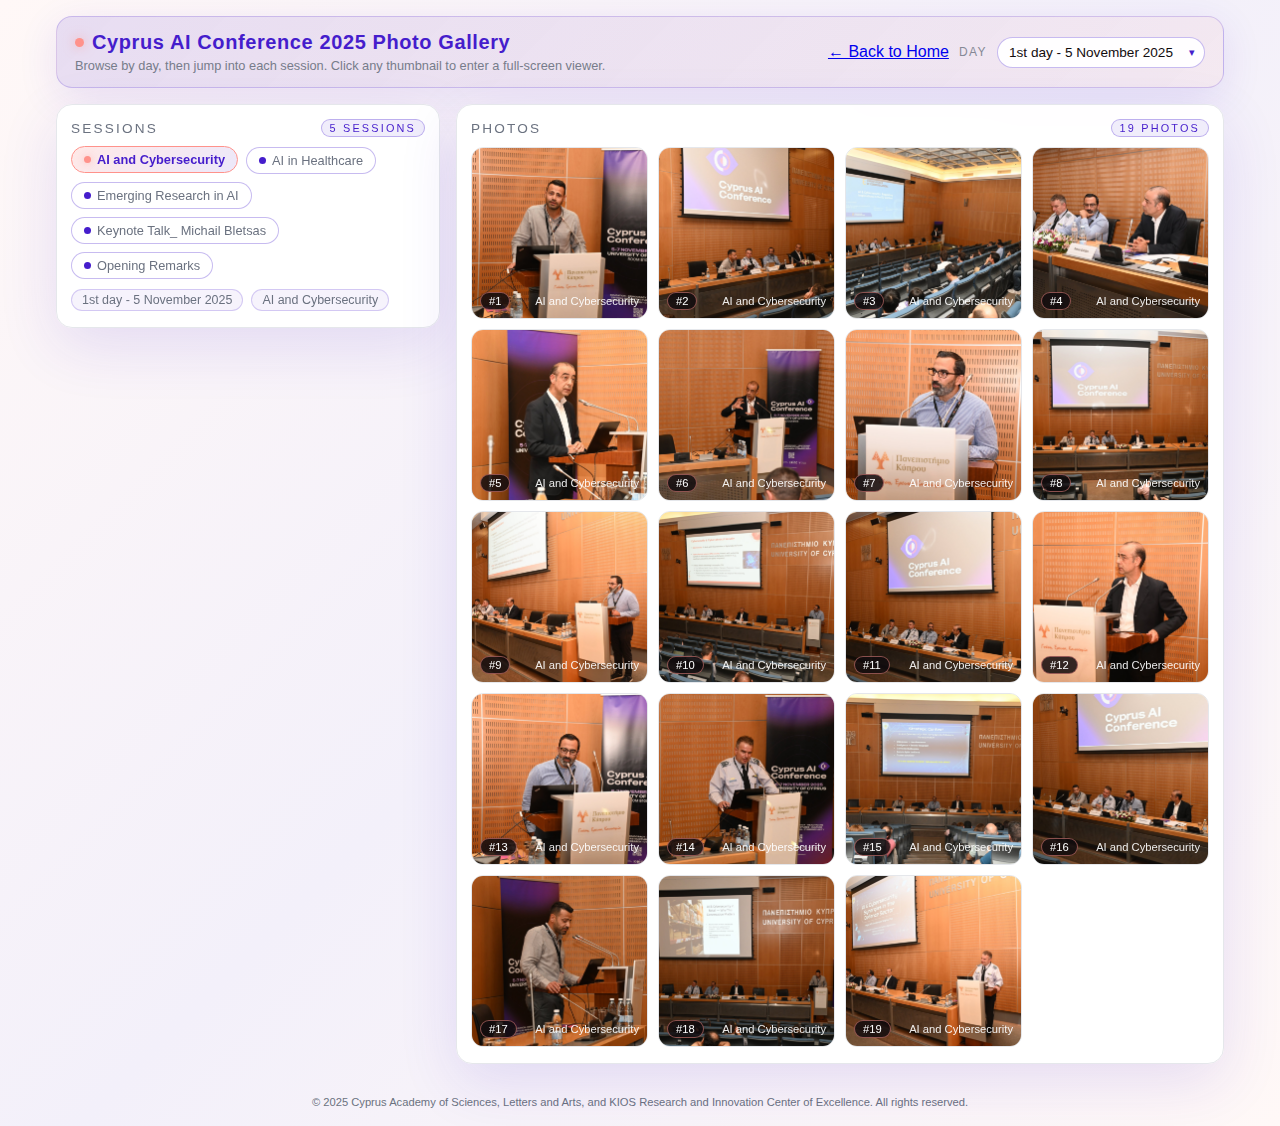
<file: gallery/album.html>
<!DOCTYPE html>
<html lang="en">
<head>
  <meta charset="UTF-8" />
  <title>AI Event Photo Gallery</title>
  <meta name="viewport" content="width=device-width, initial-scale=1" />
  <style>
    :root {
      --bg: #fff8f7;
      --bg-elevated: #f3f0fa;
      --accent: #451dcc;
      --accent-soft: rgba(69, 29, 204, 0.15);
      --accent-coral: #ff928b;
      --text-main: #120c0e;
      --text-muted: #6b7280;
      --border-subtle: #e5e7eb;
      --radius-lg: 16px;
      --radius-pill: 999px;
      --shadow-soft: 0 18px 60px rgba(69, 29, 204, 0.12);
      --transition-fast: 0.18s ease-out;
    }

    * {
      box-sizing: border-box;
    }

    body {
      margin: 0;
      font-family: -apple-system, BlinkMacSystemFont, 'Segoe UI', Roboto, 'Helvetica Neue', Arial, sans-serif;
      background: linear-gradient(135deg, #fff8f7 0%, #f3f0fa 50%, #fff8f7 100%);
      color: var(--text-main);
      min-height: 100vh;
      display: flex;
      flex-direction: column;
    }

    .app-shell {
      max-width: 1200px;
      margin: 0 auto;
      padding: 16px 16px 32px;
      display: flex;
      flex-direction: column;
      gap: 16px;
    }

    header {
      display: flex;
      flex-wrap: wrap;
      align-items: center;
      justify-content: space-between;
      gap: 12px;
      padding: 14px 18px;
      border-radius: var(--radius-lg);
      background: linear-gradient(
        135deg,
        rgba(69, 29, 204, 0.12),
        rgba(255, 146, 139, 0.08)
      );
      border: 1px solid rgba(69, 29, 204, 0.2);
      box-shadow: 0 10px 40px rgba(69, 29, 204, 0.1);
    }

    header .title-block {
      display: flex;
      flex-direction: column;
      gap: 4px;
    }

    header h1 {
      margin: 0;
      font-size: 1.25rem;
      letter-spacing: 0.03em;
      display: flex;
      align-items: center;
      gap: 8px;
      color: var(--accent);
    }

    header h1 span.logo-dot {
      width: 9px;
      height: 9px;
      border-radius: 999px;
      background: var(--accent-coral);
      box-shadow: 0 0 12px rgba(255, 146, 139, 0.6);
    }

    header .subtitle {
      margin: 0;
      font-size: 0.8rem;
      color: var(--text-muted);
      opacity: 0.9;
    }

    .controls-row {
      display: flex;
      flex-wrap: wrap;
      gap: 10px;
      align-items: center;
    }

    .pill-label {
      font-size: 0.75rem;
      text-transform: uppercase;
      letter-spacing: 0.12em;
      color: var(--text-muted);
      opacity: 0.8;
    }

    select {
      background: rgba(255, 255, 255, 0.95);
      color: var(--text-main);
      border-radius: var(--radius-pill);
      border: 1px solid rgba(69, 29, 204, 0.3);
      padding: 7px 26px 7px 11px;
      font-size: 0.85rem;
      position: relative;
      appearance: none;
      outline: none;
      cursor: pointer;
    }

    .select-wrapper {
      position: relative;
      display: inline-flex;
      align-items: center;
    }

    .select-wrapper::after {
      content: "▾";
      position: absolute;
      right: 10px;
      font-size: 0.7rem;
      pointer-events: none;
      color: var(--accent);
    }

    main {
      display: grid;
      grid-template-columns: minmax(0, 1.5fr) minmax(0, 3fr);
      gap: 16px;
      align-items: flex-start;
    }

    @media (max-width: 840px) {
      main {
        grid-template-columns: minmax(0, 1fr);
      }
    }

    .panel {
      background: rgba(255, 255, 255, 0.95);
      border-radius: var(--radius-lg);
      border: 1px solid var(--border-subtle);
      box-shadow: var(--shadow-soft);
      padding: 14px 14px 16px;
      display: flex;
      flex-direction: column;
      gap: 10px;
      backdrop-filter: blur(18px);
    }

    .panel-title {
      font-size: 0.85rem;
      text-transform: uppercase;
      letter-spacing: 0.16em;
      color: var(--text-muted);
      display: flex;
      align-items: center;
      justify-content: space-between;
      gap: 8px;
    }

    .panel-title span.badge {
      padding: 2px 8px;
      border-radius: var(--radius-pill);
      font-size: 0.68rem;
      border: 1px solid rgba(69, 29, 204, 0.3);
      color: var(--accent);
      background: rgba(69, 29, 204, 0.08);
    }

    .sessions-list {
      display: flex;
      flex-wrap: wrap;
      gap: 8px;
    }

    .session-chip {
      border-radius: var(--radius-pill);
      padding: 5px 12px;
      font-size: 0.8rem;
      border: 1px solid rgba(69, 29, 204, 0.3);
      background: rgba(255, 255, 255, 0.8);
      color: var(--text-muted);
      cursor: pointer;
      display: inline-flex;
      align-items: center;
      gap: 6px;
      transition: background var(--transition-fast), color var(--transition-fast),
        border-color var(--transition-fast), transform var(--transition-fast);
      max-width: 100%;
      white-space: nowrap;
      overflow: hidden;
      text-overflow: ellipsis;
    }

    .session-chip span.dot {
      width: 7px;
      height: 7px;
      border-radius: 999px;
      background: var(--accent);
    }

    .session-chip.active {
      background: linear-gradient(
        135deg,
        rgba(255, 146, 139, 0.2),
        rgba(69, 29, 204, 0.1)
      );
      color: var(--accent);
      border-color: var(--accent-coral);
      transform: translateY(-1px);
      font-weight: 600;
    }

    .session-chip.active span.dot {
      background: var(--accent-coral);
      box-shadow: 0 0 8px rgba(255, 146, 139, 0.6);
    }

    .meta-row {
      display: flex;
      flex-wrap: wrap;
      gap: 8px;
      font-size: 0.78rem;
      color: var(--text-muted);
    }

    .meta-pill {
      padding: 3px 10px;
      border-radius: var(--radius-pill);
      border: 1px solid rgba(69, 29, 204, 0.2);
      background: rgba(69, 29, 204, 0.05);
    }

    /* Gallery grid */
    .gallery-grid {
      display: grid;
      grid-template-columns: repeat(auto-fit, minmax(160px, 1fr));
      gap: 10px;
    }

    @media (max-width: 600px) {
      .gallery-grid {
        grid-template-columns: repeat(auto-fit, minmax(130px, 1fr));
      }
    }

    .thumb-card {
      position: relative;
      border-radius: 12px;
      overflow: hidden;
      background: #fff;
      border: 1px solid var(--border-subtle);
      cursor: pointer;
      isolation: isolate;
      transition: transform var(--transition-fast), box-shadow var(--transition-fast),
        border-color var(--transition-fast);
    }

    .thumb-card::before {
      content: "";
      position: absolute;
      inset: 0;
      background: linear-gradient(
        to bottom,
        rgba(69, 29, 204, 0.1),
        rgba(255, 146, 139, 0.15)
      );
      opacity: 0;
      transition: opacity var(--transition-fast);
      z-index: 1;
    }

    .thumb-card:hover {
      transform: translateY(-3px);
      box-shadow: 0 14px 40px rgba(69, 29, 204, 0.15);
      border-color: var(--accent);
    }

    .thumb-card:hover::before {
      opacity: 1;
    }

    .thumb-card img {
      display: block;
      width: 100%;
      height: 170px;
      object-fit: cover;
      transition: transform 0.25s ease-out;
    }

    .thumb-card:hover img {
      transform: scale(1.03);
    }

    .thumb-info {
      position: absolute;
      left: 8px;
      right: 8px;
      bottom: 8px;
      z-index: 2;
      display: flex;
      justify-content: space-between;
      align-items: center;
      gap: 8px;
      font-size: 0.7rem;
      color: #fff;
    }

    .thumb-info span.index-pill {
      background: rgba(18, 12, 14, 0.85);
      padding: 2px 8px;
      border-radius: var(--radius-pill);
      border: 1px solid rgba(255, 146, 139, 0.5);
    }

    .thumb-info span.session-short {
      max-width: 100%;
      white-space: nowrap;
      overflow: hidden;
      text-overflow: ellipsis;
      opacity: 0.9;
    }

    .empty-state {
      text-align: center;
      padding: 32px 12px 28px;
      color: var(--text-muted);
      font-size: 0.9rem;
    }

    .empty-state strong {
      color: var(--accent);
    }

    /* Lightbox */
    .lightbox-backdrop {
      position: fixed;
      inset: 0;
      background: rgba(18, 12, 14, 0.85);
      display: none;
      align-items: center;
      justify-content: center;
      z-index: 999;
      padding: 16px;
    }

    .lightbox-backdrop.open {
      display: flex;
    }

    .lightbox-inner {
      max-width: 1100px;
      width: 100%;
      max-height: 100%;
      display: grid;
      grid-template-rows: auto minmax(0, 1fr) auto;
      gap: 8px;
    }

    .lightbox-top {
      display: flex;
      justify-content: space-between;
      align-items: center;
      gap: 8px;
      color: #fff;
      font-size: 0.85rem;
    }

    .lightbox-title {
      display: flex;
      flex-direction: column;
      gap: 2px;
    }

    .lightbox-title strong {
      font-size: 0.9rem;
    }

    .lightbox-title span {
      font-size: 0.75rem;
      color: rgba(255, 255, 255, 0.7);
    }

    .lightbox-counter {
      font-size: 0.75rem;
      padding: 3px 10px;
      border-radius: var(--radius-pill);
      border: 1px solid rgba(255, 146, 139, 0.5);
      background: rgba(18, 12, 14, 0.9);
    }

    .lightbox-main {
      position: relative;
      border-radius: 18px;
      overflow: hidden;
      background: #fff;
      border: 1px solid rgba(69, 29, 204, 0.2);
      box-shadow: var(--shadow-soft);
      display: flex;
      align-items: center;
      justify-content: center;
      padding: 10px;
    }

    .lightbox-main img {
      max-width: 100%;
      max-height: 70vh;
      object-fit: contain;
      display: block;
    }

    .lightbox-nav-btn {
      position: absolute;
      top: 50%;
      transform: translateY(-50%);
      width: 40px;
      height: 40px;
      border-radius: 999px;
      border: 1px solid rgba(69, 29, 204, 0.4);
      background: rgba(255, 255, 255, 0.9);
      backdrop-filter: blur(10px);
      display: inline-flex;
      align-items: center;
      justify-content: center;
      cursor: pointer;
      color: var(--accent);
      font-size: 1.1rem;
      transition: background var(--transition-fast), transform var(--transition-fast),
        border-color var(--transition-fast), box-shadow var(--transition-fast);
    }

    .lightbox-nav-btn:hover {
      background: var(--accent);
      color: #fff;
      transform: translateY(-50%) translateY(-1px);
      border-color: var(--accent);
      box-shadow: 0 10px 40px rgba(69, 29, 204, 0.3);
    }

    .lightbox-nav-btn.left {
      left: 10px;
    }

    .lightbox-nav-btn.right {
      right: 10px;
    }

    .lightbox-bottom {
      display: flex;
      justify-content: space-between;
      align-items: center;
      gap: 8px;
      font-size: 0.75rem;
      color: rgba(255, 255, 255, 0.8);
    }

    .lightbox-bottom button {
      border-radius: var(--radius-pill);
      padding: 6px 12px;
      font-size: 0.78rem;
      border: 1px solid rgba(255, 146, 139, 0.5);
      background: rgba(18, 12, 14, 0.9);
      color: #fff;
      cursor: pointer;
      display: inline-flex;
      align-items: center;
      gap: 6px;
      transition: background var(--transition-fast), box-shadow var(--transition-fast),
        border-color var(--transition-fast), transform var(--transition-fast);
    }

    .lightbox-bottom button:hover {
      background: var(--accent-coral);
      border-color: var(--accent-coral);
      transform: translateY(-1px);
      box-shadow: 0 6px 26px rgba(255, 146, 139, 0.4);
    }

    footer {
      max-width: 1200px;
      margin: 0 auto;
      padding: 0 16px 18px;
      font-size: 0.7rem;
      color: var(--text-muted);
      text-align: right;
    }

    footer a {
      color: var(--accent);
      text-decoration: none;
    }

    footer a:hover {
      color: var(--accent-coral);
      text-decoration: underline;
    }
  </style>
</head>
<body>
  <div class="app-shell">
    <header>
      <div class="title-block">
        <h1>
          <span class="logo-dot"></span>
          Cyprus AI Conference 2025 Photo Gallery
        </h1>
        <p class="subtitle">
          Browse by day, then jump into each session. Click any thumbnail to enter
          a full-screen viewer.
        </p>
      </div>
      <div class="controls-row">
        <a href="../index.html" class="back-home-btn">← Back to Home</a>
        <span class="pill-label">Day</span>
        <div class="select-wrapper">
          <select id="daySelect"></select>
        </div>
      </div>
    </header>

    <main>
      <section class="panel" aria-label="Sessions">
        <div class="panel-title">
          <span>Sessions</span>
          <span class="badge" id="sessionCountBadge">0 sessions</span>
        </div>
        <div class="sessions-list" id="sessionsList"></div>
        <div class="meta-row">
          <span class="meta-pill" id="sessionMetaDay"></span>
          <span class="meta-pill" id="sessionMetaName"></span>
        </div>
      </section>

      <section class="panel" aria-label="Photos">
        <div class="panel-title">
          <span>Photos</span>
          <span class="badge" id="photoCountBadge">0 photos</span>
        </div>
        <div id="galleryGrid" class="gallery-grid"></div>
        <div id="emptyState" class="empty-state" style="display:none;">
          <strong>No photos to show yet.</strong><br />
          Select a day and a session from the left to load the gallery.
        </div>
      </section>
    </main>
  </div>

  <!-- Lightbox -->
  <div class="lightbox-backdrop" id="lightboxBackdrop" aria-hidden="true">
    <div class="lightbox-inner">
      <div class="lightbox-top">
        <div class="lightbox-title">
          <strong id="lightboxSessionTitle"></strong>
          <span id="lightboxDayTitle"></span>
        </div>
        <div class="lightbox-counter" id="lightboxCounter"></div>
      </div>
      <div class="lightbox-main">
        <button class="lightbox-nav-btn left" id="prevBtn" aria-label="Previous photo">‹</button>
        <img id="lightboxImage" alt="Session photo" />
        <button class="lightbox-nav-btn right" id="nextBtn" aria-label="Next photo">›</button>
      </div>
      <div class="lightbox-bottom">
        <span>Tip: Use ← → arrows or Esc to navigate.</span>
        <button id="closeBtn" type="button">✕ Close viewer</button>
      </div>
    </div>
  </div>

  <footer>
    © 2025 Cyprus Academy of Sciences, Letters and Arts, and KIOS Research and Innovation Center of Excellence. All rights reserved.
  </footer>

  <script>
    // ==== DATA MODEL BASED ON YOUR FOLDERS ====
    // Each "session" knows its folder path, file prefix and number of photos.
    // Filenames follow: `${prefix}${NNN}.jpg` (NNN = 001, 002, ...)

    const galleryData = [
      {
        dayLabel: "1st day - 5 November 2025",
        sessions: [
          {
            name: "AI and Cybersecurity",
            path: "1st day - 5 November 2025/AI and Cybersecurity",
            prefix: "1st day - 5 November 2025-AI and Cybersecurity_",
            count: 19
          },
          {
            name: "AI in Healthcare",
            path: "1st day - 5 November 2025/AI in Healthcare",
            prefix: "1st day - 5 November 2025-AI in Healthcare_",
            count: 35
          },
          {
            name: "Emerging Research in AI",
            path: "1st day - 5 November 2025/Emerging Research in AI",
            prefix: "1st day - 5 November 2025-Emerging Research in AI_",
            count: 18
          },
          {
            name: "Keynote Talk_ Michail Bletsas ",
            path: "1st day - 5 November 2025/Keynote Talk_ Michail Bletsas ",
            prefix: "1st day - 5 November 2025-Keynote Talk_ Michail Bletsas _",
            count: 4
          },
          {
            name: "Opening Remarks",
            path: "1st day - 5 November 2025/Opening Remarks",
            prefix: "1st day - 5 November 2025-Opening Remarks_",
            count: 13
          }
        ]
      },
      {
        dayLabel: "2nd day - 6 November 2025",
        sessions: [
          {
            name: "AI in Industry and Innovation",
            path: "2nd day - 6 November 2025/AI in Industry and Innovation",
            prefix: "2nd day - 6 November 2025-AI in Industry and Innovation_",
            count: 14
          },
          {
            name: "Critical Infrastructures",
            path: "2nd day - 6 November 2025/Critical Infrastructures",
            prefix: "2nd day - 6 November 2025-Critical Infrastructures_",
            count: 14
          },
          {
            name: "Democracy",
            path: "2nd day - 6 November 2025/Democracy",
            prefix: "2nd day - 6 November 2025-Democracy_",
            count: 15
          },
          {
            name: "Keynote Talk_ Demetris Skourides ",
            path: "2nd day - 6 November 2025/Keynote Talk_ Demetris Skourides ",
            prefix: "2nd day - 6 November 2025-Keynote Talk_ Demetris Skourides _",
            count: 5
          },
          {
            name: "Workshop_ AI Services",
            path: "2nd day - 6 November 2025/Workshop_ AI Services",
            prefix: "2nd day - 6 November 2025-Workshop_ AI Services_",
            count: 2
          }
        ]
      },
      {
        dayLabel: "3rd day - 7 November 2025",
        sessions: [
          {
            name: "AI in Culture and Heritage",
            path: "3rd day - 7 November 2025/AI in Culture and Heritage",
            prefix: "3rd day - 7 November 2025-AI in Culture and Heritage_",
            count: 12
          },
          {
            name: "AI in Education_ Policy and Practice",
            path: "3rd day - 7 November 2025/AI in Education_ Policy and Practice",
            prefix: "3rd day - 7 November 2025-AI in Education_ Policy and Practice_",
            count: 10
          },
          {
            name: "AI in Higher Education",
            path: "3rd day - 7 November 2025/AI in Higher Education",
            prefix: "3rd day - 7 November 2025-AI in Higher Education_",
            count: 16
          },
          {
            name: "Keynote Talk_ Dr Elena Xoplaki ",
            path: "3rd day - 7 November 2025/Keynote Talk_ Dr Elena Xoplaki ",
            prefix: "3rd day - 7 November 2025-Keynote Talk_ Dr Elena Xoplaki _",
            count: 4
          }
        ]
      }
    ];

    // ==== STATE ====
    let currentDayIndex = 0;
    let currentSessionIndex = 0;
    let currentImages = []; // list of {src, index, sessionName, dayLabel}
    let lightboxIndex = 0;

    // ==== HELPERS ====
    function pad3(num) {
      return String(num).padStart(3, "0");
    }

    function buildImageList(session, dayLabel) {
      const list = [];
      for (let i = 1; i <= session.count; i++) {
        const filename = `${session.prefix}${pad3(i)}.jpg`;
        const src = `${session.path}/${filename}`;
        list.push({
          src,
          index: i,
          sessionName: session.name,
          dayLabel
        });
      }
      return list;
    }

    // ==== DOM HOOKS ====
    const daySelect = document.getElementById("daySelect");
    const sessionsList = document.getElementById("sessionsList");
    const sessionCountBadge = document.getElementById("sessionCountBadge");
    const photoCountBadge = document.getElementById("photoCountBadge");
    const galleryGrid = document.getElementById("galleryGrid");
    const emptyState = document.getElementById("emptyState");
    const sessionMetaDay = document.getElementById("sessionMetaDay");
    const sessionMetaName = document.getElementById("sessionMetaName");

    const lightboxBackdrop = document.getElementById("lightboxBackdrop");
    const lightboxImage = document.getElementById("lightboxImage");
    const lightboxSessionTitle = document.getElementById("lightboxSessionTitle");
    const lightboxDayTitle = document.getElementById("lightboxDayTitle");
    const lightboxCounter = document.getElementById("lightboxCounter");
    const prevBtn = document.getElementById("prevBtn");
    const nextBtn = document.getElementById("nextBtn");
    const closeBtn = document.getElementById("closeBtn");

    // ==== RENDER FUNCTIONS ====
    function renderDaySelect() {
      daySelect.innerHTML = "";
      galleryData.forEach((day, idx) => {
        const opt = document.createElement("option");
        opt.value = String(idx);
        opt.textContent = day.dayLabel;
        daySelect.appendChild(opt);
      });
      daySelect.value = String(currentDayIndex);
    }

    function renderSessions() {
      const day = galleryData[currentDayIndex];
      const sessions = day.sessions;
      sessionsList.innerHTML = "";
      sessionCountBadge.textContent =
        sessions.length === 1 ? "1 session" : `${sessions.length} sessions`;

      sessions.forEach((session, idx) => {
        const btn = document.createElement("button");
        btn.type = "button";
        btn.className =
          "session-chip" + (idx === currentSessionIndex ? " active" : "");
        btn.dataset.index = String(idx);
        const dot = document.createElement("span");
        dot.className = "dot";
        const text = document.createElement("span");
        text.className = "session-label";
        text.textContent = session.name;
        btn.appendChild(dot);
        btn.appendChild(text);
        sessionsList.appendChild(btn);
      });

      if (sessions.length > 0) {
        sessionMetaDay.textContent = day.dayLabel;
        sessionMetaName.textContent = sessions[currentSessionIndex].name;
      } else {
        sessionMetaDay.textContent = "";
        sessionMetaName.textContent = "";
      }
    }

    function renderGallery() {
      const day = galleryData[currentDayIndex];
      const sessions = day.sessions;
      if (!sessions.length) {
        galleryGrid.innerHTML = "";
        photoCountBadge.textContent = "0 photos";
        emptyState.style.display = "block";
        return;
      }

      const session = sessions[currentSessionIndex];
      currentImages = buildImageList(session, day.dayLabel);

      galleryGrid.innerHTML = "";
      if (!currentImages.length) {
        photoCountBadge.textContent = "0 photos";
        emptyState.style.display = "block";
        return;
      }

      photoCountBadge.textContent =
        currentImages.length === 1
          ? "1 photo"
          : `${currentImages.length} photos`;
      emptyState.style.display = "none";

      currentImages.forEach((imgInfo, idx) => {
        const card = document.createElement("div");
        card.className = "thumb-card";
        card.dataset.index = String(idx);

        const img = document.createElement("img");
        img.src = imgInfo.src;
        img.alt = `${imgInfo.sessionName} – photo ${imgInfo.index}`;

        const info = document.createElement("div");
        info.className = "thumb-info";

        const pill = document.createElement("span");
        pill.className = "index-pill";
        pill.textContent = `#${imgInfo.index}`;

        const label = document.createElement("span");
        label.className = "session-short";
        label.textContent = session.name;

        info.appendChild(pill);
        info.appendChild(label);

        card.appendChild(img);
        card.appendChild(info);
        galleryGrid.appendChild(card);
      });
    }

    // ==== LIGHTBOX ====
    function openLightbox(idx) {
      if (!currentImages.length) return;
      lightboxIndex = idx;
      const imgInfo = currentImages[lightboxIndex];
      lightboxImage.src = imgInfo.src;
      lightboxSessionTitle.textContent = imgInfo.sessionName;
      lightboxDayTitle.textContent = imgInfo.dayLabel;
      lightboxCounter.textContent = `Photo ${imgInfo.index} of ${currentImages.length}`;
      lightboxBackdrop.classList.add("open");
      lightboxBackdrop.setAttribute("aria-hidden", "false");
    }

    function closeLightbox() {
      lightboxBackdrop.classList.remove("open");
      lightboxBackdrop.setAttribute("aria-hidden", "true");
      lightboxImage.src = "";
    }

    function showNext(delta) {
      if (!currentImages.length) return;
      lightboxIndex = (lightboxIndex + delta + currentImages.length) % currentImages.length;
      const imgInfo = currentImages[lightboxIndex];
      lightboxImage.src = imgInfo.src;
      lightboxCounter.textContent = `Photo ${imgInfo.index} of ${currentImages.length}`;
    }

    // ==== EVENT WIRING ====
    daySelect.addEventListener("change", (e) => {
      currentDayIndex = Number(e.target.value);
      currentSessionIndex = 0;
      renderSessions();
      renderGallery();
    });

    sessionsList.addEventListener("click", (e) => {
      const btn = e.target.closest(".session-chip");
      if (!btn) return;
      const idx = Number(btn.dataset.index);
      if (idx === currentSessionIndex) return;
      currentSessionIndex = idx;
      renderSessions();
      renderGallery();
    });

    galleryGrid.addEventListener("click", (e) => {
      const card = e.target.closest(".thumb-card");
      if (!card) return;
      const idx = Number(card.dataset.index);
      openLightbox(idx);
    });

    prevBtn.addEventListener("click", () => showNext(-1));
    nextBtn.addEventListener("click", () => showNext(1));
    closeBtn.addEventListener("click", () => closeLightbox());

    lightboxBackdrop.addEventListener("click", (e) => {
      if (e.target === lightboxBackdrop) {
        closeLightbox();
      }
    });

    document.addEventListener("keydown", (e) => {
      if (!lightboxBackdrop.classList.contains("open")) return;
      if (e.key === "Escape") {
        closeLightbox();
      } else if (e.key === "ArrowRight") {
        showNext(1);
      } else if (e.key === "ArrowLeft") {
        showNext(-1);
      }
    });

    // ==== INIT ====
    renderDaySelect();
    renderSessions();
    renderGallery();
  </script>
</body>
</html>
</file>
